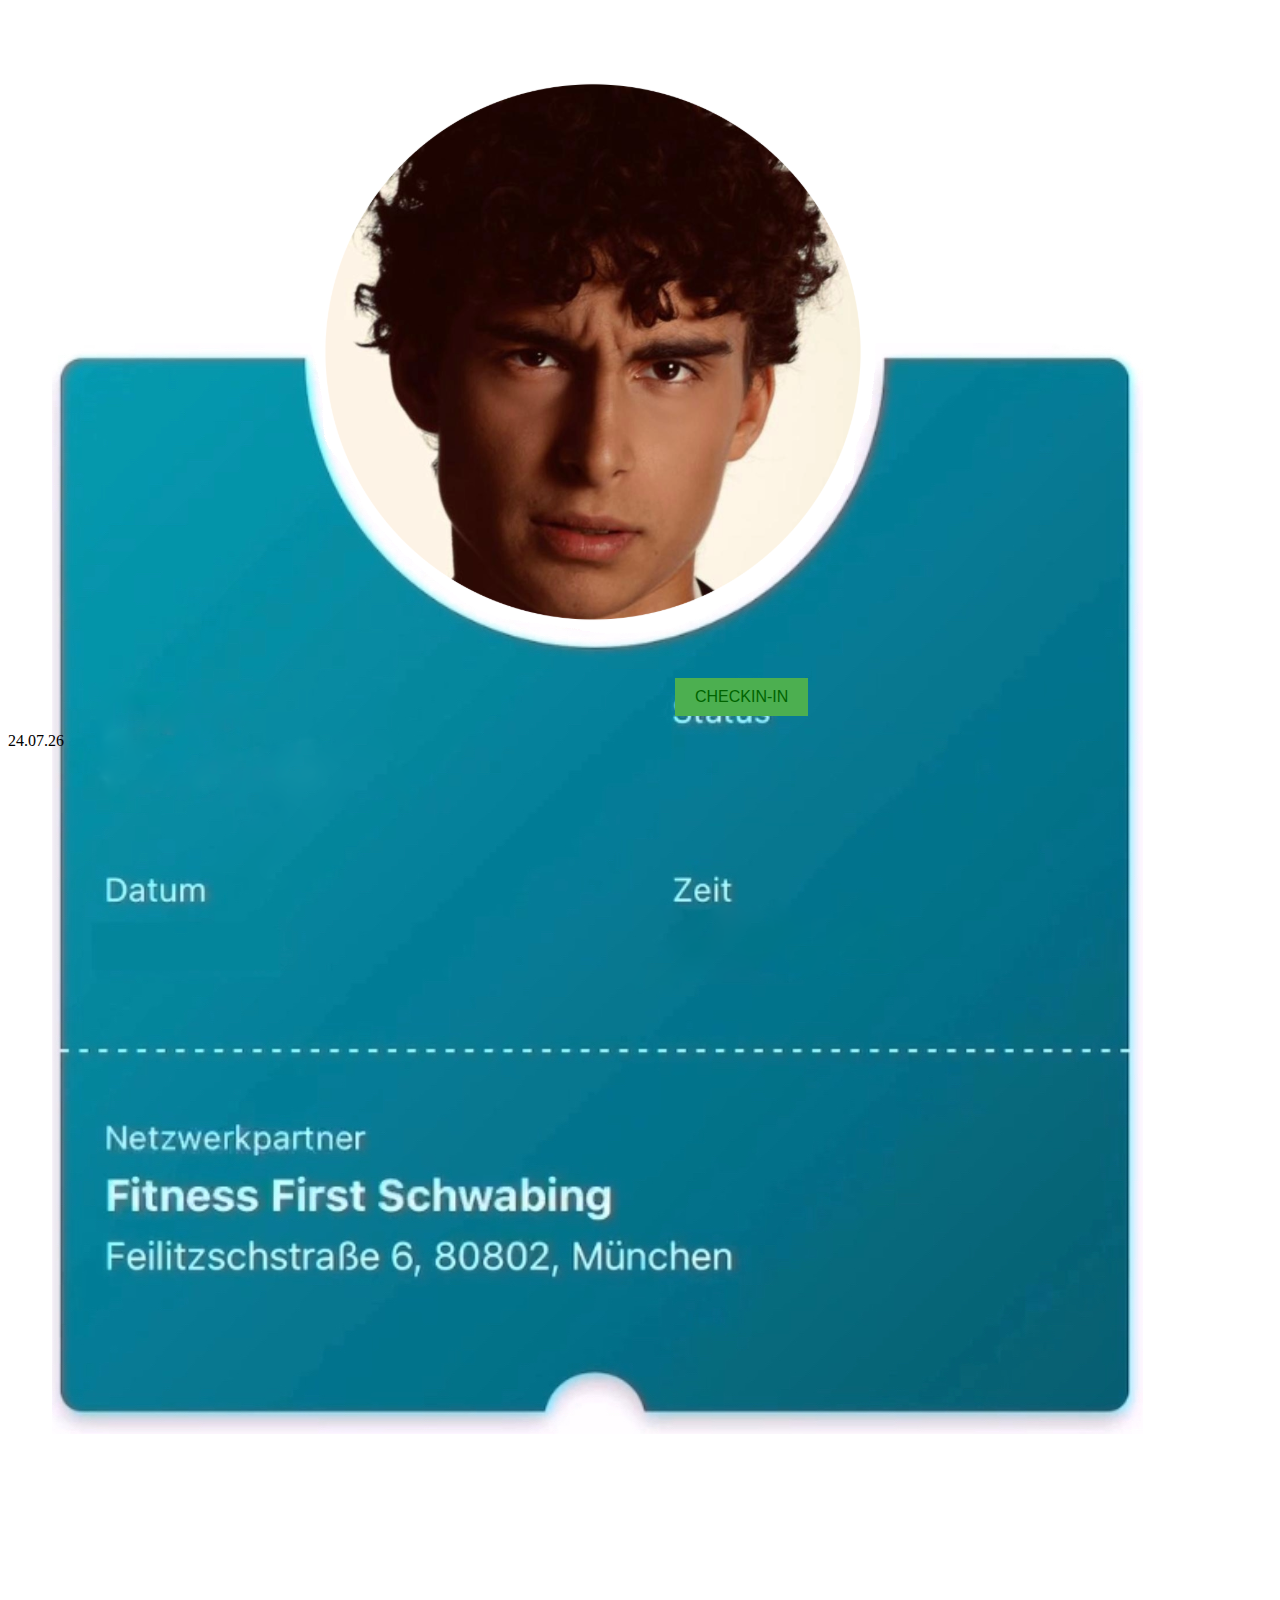
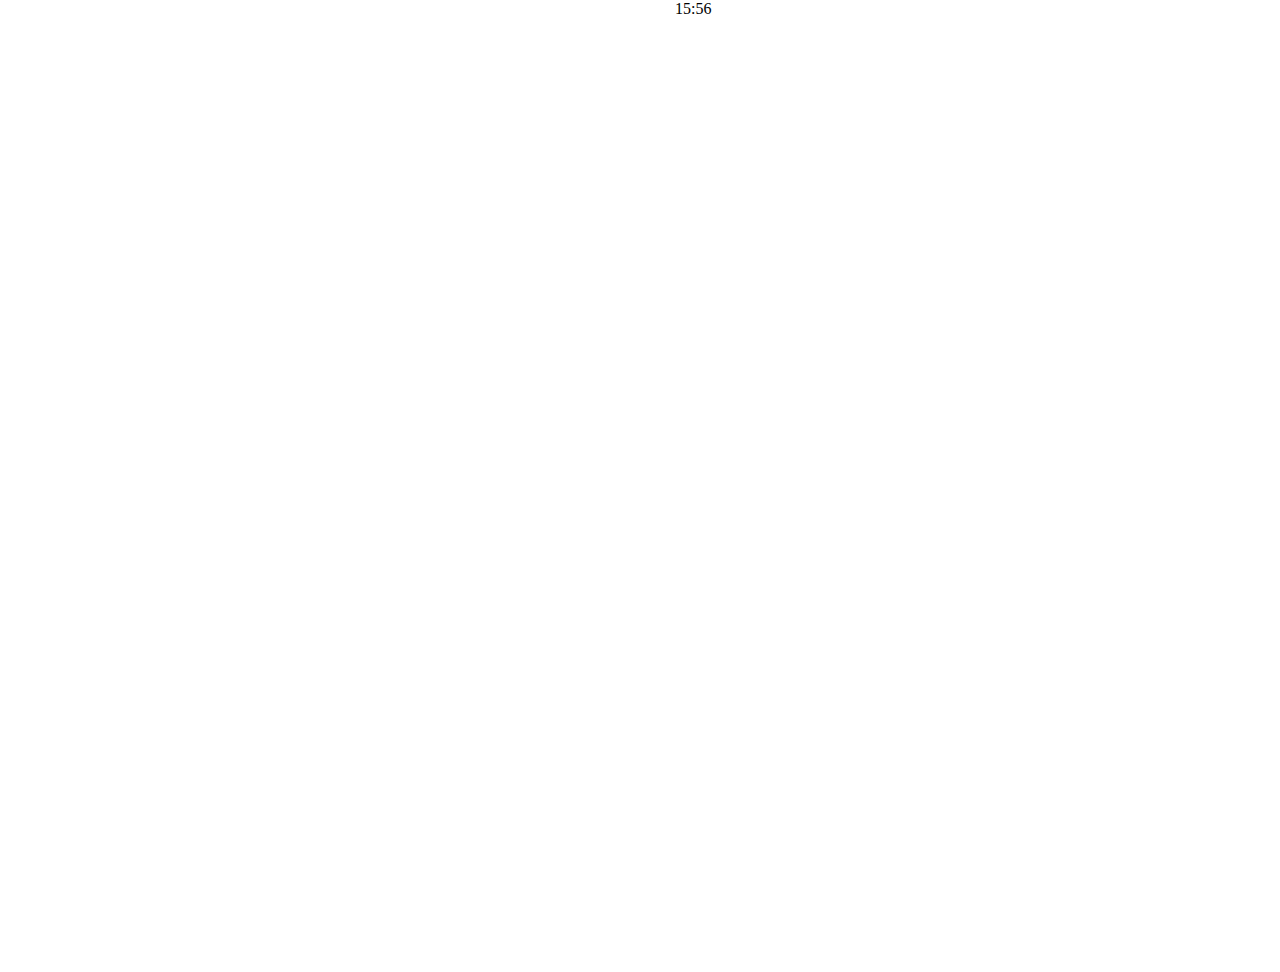
<file: fitnessfirst.html>
<head>        
    <style>
        /* Define the blinking animation */
        @keyframes blink {
            0%, 100% { opacity: 1; }   /* Visible */
            50% { opacity: 0; }  /* Invisible */
        }

        /* Apply the blinking animation to the button */
        button {
            padding: 10px 20px;
            font-size: 16px;
            background-color: blue;
            color: white;
            border: none;
            cursor: pointer;
            animation: blink 1.5s infinite; /* 2/3 seconds for one cycle (0.33 sec visible + 0.33 sec invisible) */
        }
    </style>
</head>

<body>

<section id="myVideo" style="width: 1179px; height: 2556px; background-image: url(Marlon_Fitness.png)">

    <button style="background-color: #4CAF50; color: darkgreen; margin-top: 670px; margin-left: 667px;">CHECKIN-IN</button>
    
    <p id="current-date"></p>
    <script>
        // Get the current date
        const today = new Date();

        // Extract the year and get the last two digits
        const year = today.getFullYear().toString().slice(-2);  // This gives the last 2 digits of the year (e.g., "24")

        // Get the month and day
        const month = today.getMonth() + 1; // Months are 0-indexed (0 = January, 1 = February, etc.)
        const day = today.getDate();

        // Format the date as "DD/MM/YY"
        const formattedDate = `${day < 10 ? '0' + day : day}.${month < 10 ? '0' + month : month}.${year}`;

        // Display the current date in the HTML element with id "current-date"
        document.getElementById('current-date').textContent = formattedDate;
    </script>

    <p id="current-time" style="margin-top: 850px; margin-left: 667px;"></p>
    <script>
        function updateTime() {
            const now = new Date();

            // Get the hours and minutes
            let hours = now.getHours();
            let minutes = now.getMinutes();

            // Add leading zeros if necessary (e.g., 08:05 instead of 8:5)
            hours = hours < 10 ? '0' + hours : hours;
            minutes = minutes < 10 ? '0' + minutes : minutes;

            // Format the time as "HH:mm"
            const timeString = `${hours}:${minutes}`;

            // Display the current time in the HTML element with id "current-time"
            document.getElementById('current-time').textContent = timeString;
        }

        // Update the time immediately when the page loads
        updateTime();

        // Update the time every minute (60,000 milliseconds)
        setInterval(updateTime, 60000);
    </script>


</section>

</body>

<script>
    var video = document.getElementById("myVideo");
video.addEventListener("click", function() {
  video.requestFullscreen();
});        
</script>
</file>
